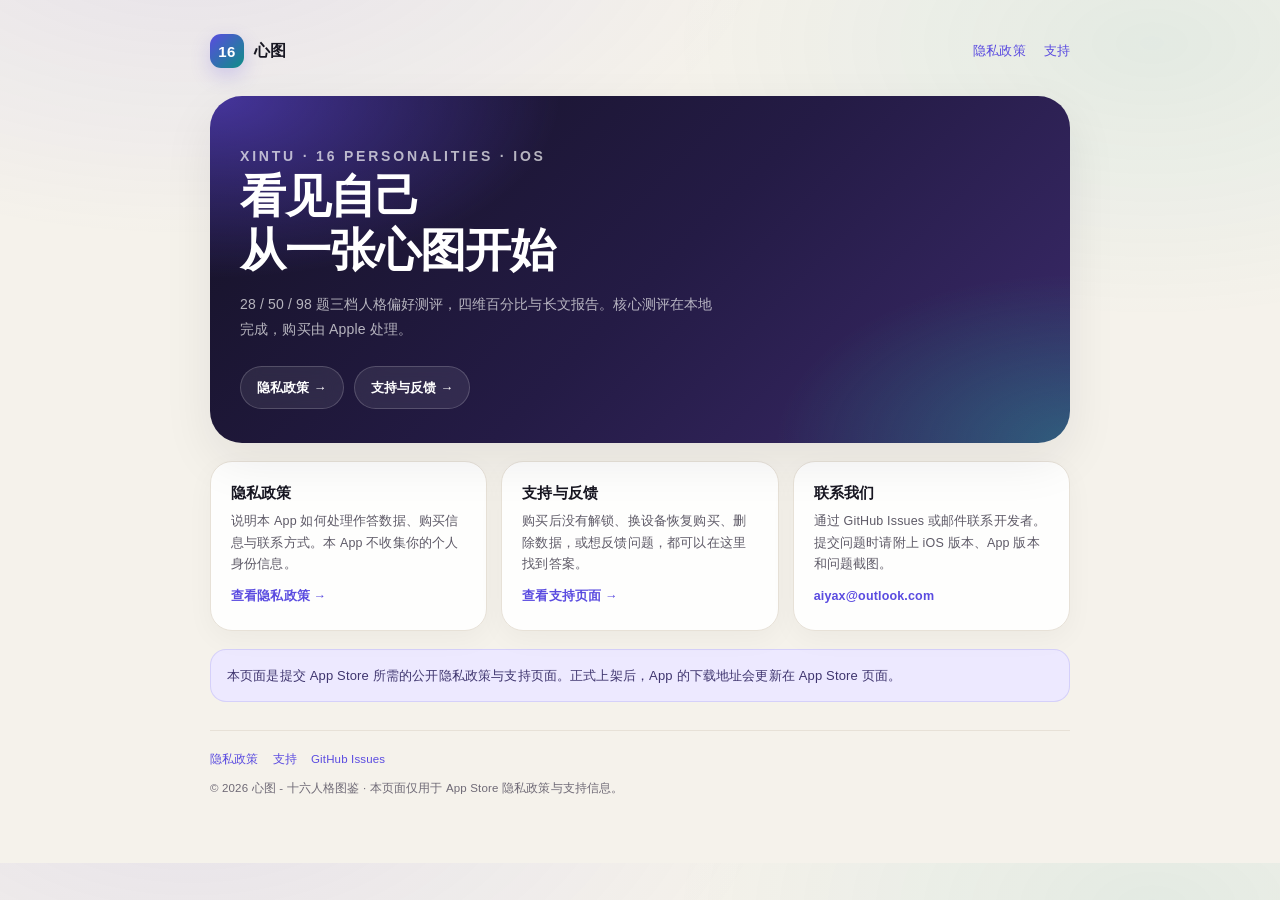
<file: index.html>
<!DOCTYPE html>
<html lang="zh-CN">
<head>
  <meta charset="utf-8">
  <meta name="viewport" content="width=device-width, initial-scale=1">
  <meta name="color-scheme" content="light">
  <meta name="theme-color" content="#f5f2eb">
  <title>心图 - 十六人格图鉴 · 隐私与支持</title>
  <meta name="description" content="心图 - 十六人格图鉴的官方隐私政策与支持页面。28/50/98 题人格测评，四维百分比与长文报告。">
  <link rel="canonical" href="https://hasagee.github.io/personality-gacha-site/">
  <link rel="stylesheet" href="styles.css">
</head>
<body>
  <div class="wrap">
    <header class="topbar">
      <a class="brand" href="index.html">
        <span class="brand-mark">16</span>
        <span>心图</span>
      </a>
      <nav class="topbar-links" aria-label="页面导航">
        <a href="privacy.html">隐私政策</a>
        <a href="support.html">支持</a>
      </nav>
    </header>

    <main>
      <section class="hero">
        <p class="eyebrow">XINTU · 16 PERSONALITIES · iOS</p>
        <h1>看见自己<br>从一张心图开始</h1>
        <p>28 / 50 / 98 题三档人格偏好测评，四维百分比与长文报告。核心测评在本地完成，购买由 Apple 处理。</p>
        <div class="hero-links">
          <a href="privacy.html">隐私政策 →</a>
          <a href="support.html">支持与反馈 →</a>
        </div>
      </section>

      <section class="grid" aria-label="页面入口">
        <article class="card">
          <h2>隐私政策</h2>
          <p>说明本 App 如何处理作答数据、购买信息与联系方式。本 App 不收集你的个人身份信息。</p>
          <a href="privacy.html">查看隐私政策 →</a>
        </article>
        <article class="card">
          <h2>支持与反馈</h2>
          <p>购买后没有解锁、换设备恢复购买、删除数据，或想反馈问题，都可以在这里找到答案。</p>
          <a href="support.html">查看支持页面 →</a>
        </article>
        <article class="card">
          <h2>联系我们</h2>
          <p>通过 GitHub Issues 或邮件联系开发者。提交问题时请附上 iOS 版本、App 版本和问题截图。</p>
          <a href="mailto:aiyax@outlook.com">aiyax@outlook.com</a>
        </article>
      </section>

      <div class="note">
        本页面是提交 App Store 所需的公开隐私政策与支持页面。正式上架后，App 的下载地址会更新在 App Store 页面。
      </div>
    </main>

    <footer>
      <div class="footer-links">
        <a href="privacy.html">隐私政策</a>
        <a href="support.html">支持</a>
        <a href="https://github.com/hasagee/personality-gacha-site/issues">GitHub Issues</a>
      </div>
      <div>© 2026 心图 - 十六人格图鉴 · 本页面仅用于 App Store 隐私政策与支持信息。</div>
    </footer>
  </div>
</body>
</html>
</file>
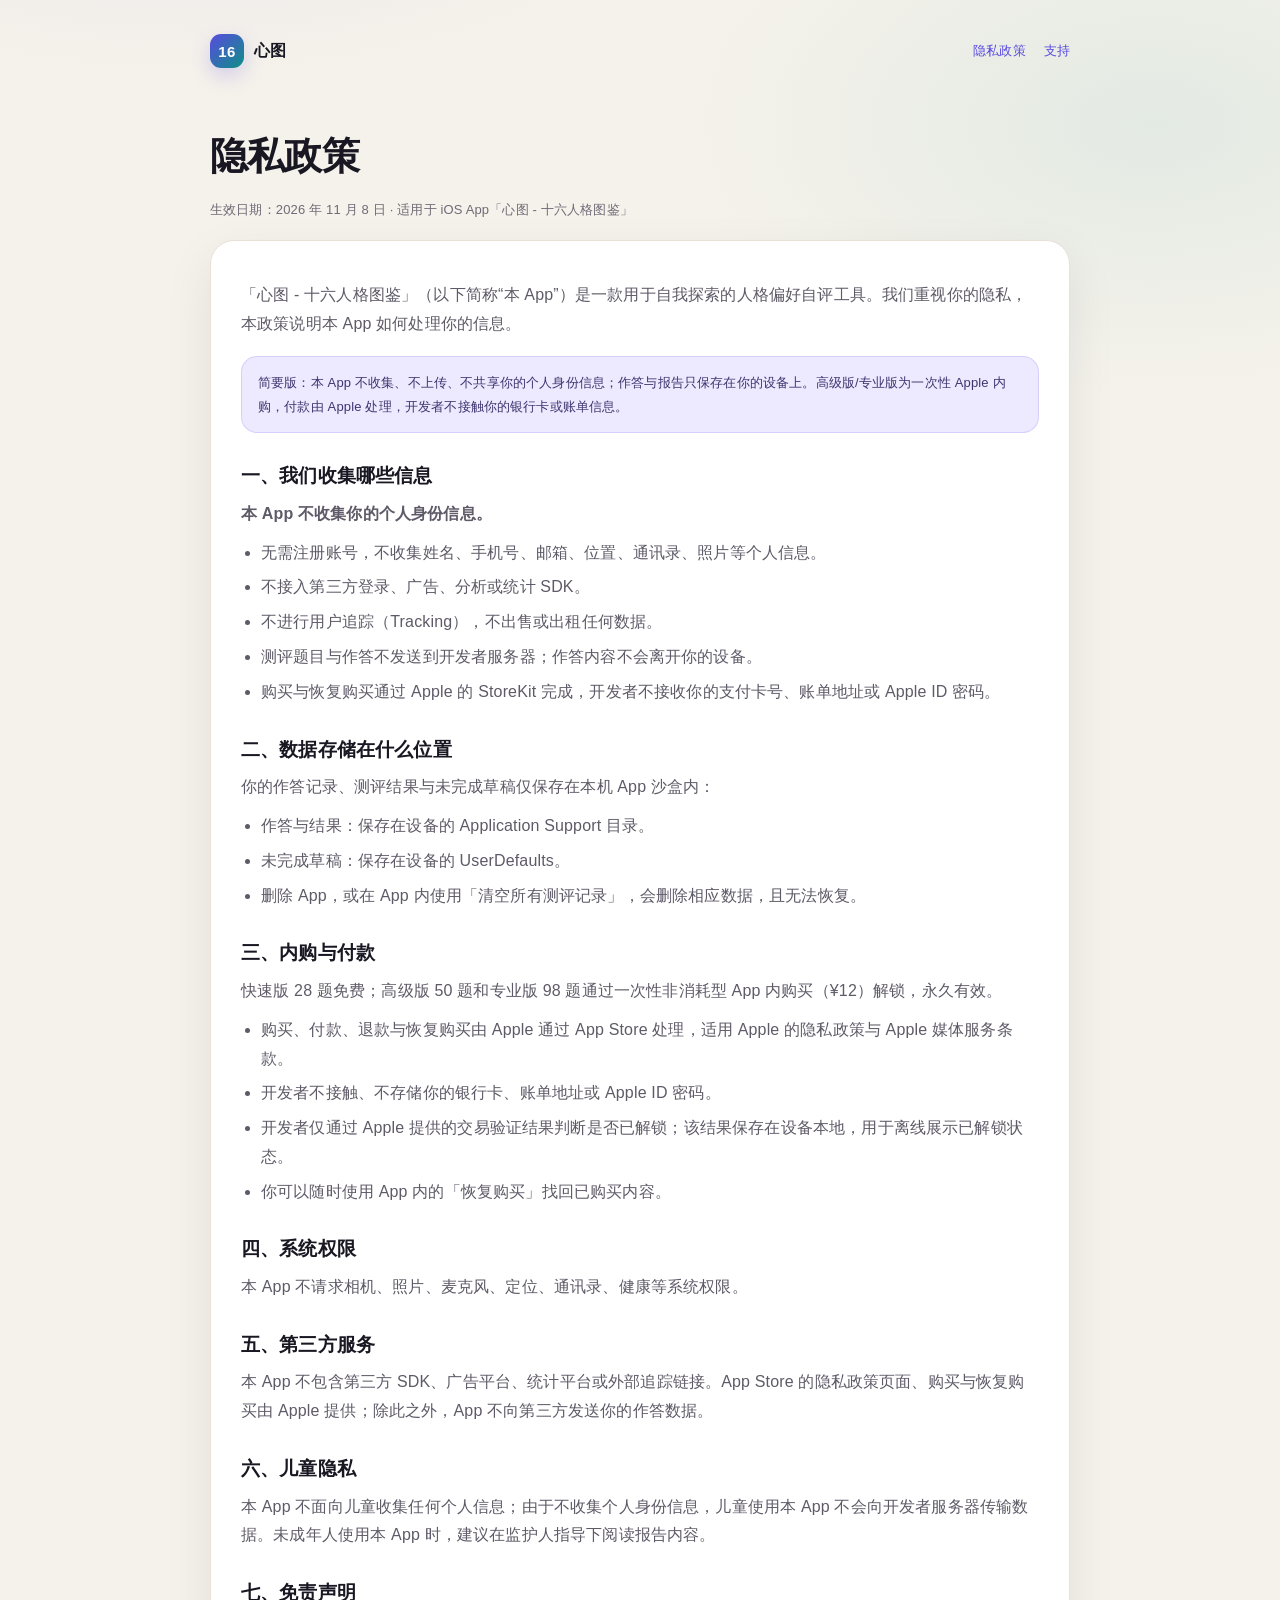
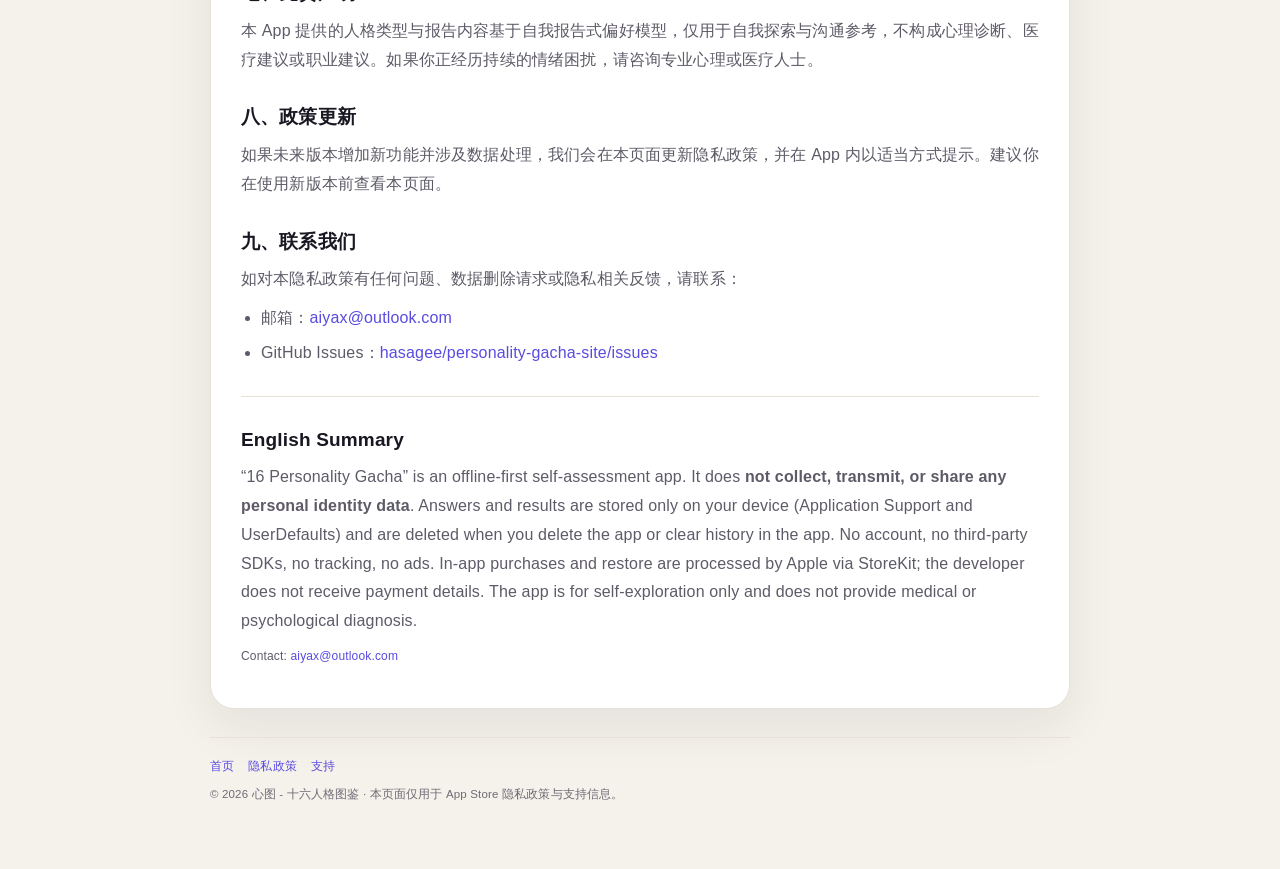
<file: privacy.html>
<!DOCTYPE html>
<html lang="zh-CN">
<head>
  <meta charset="utf-8">
  <meta name="viewport" content="width=device-width, initial-scale=1">
  <meta name="color-scheme" content="light">
  <meta name="theme-color" content="#f5f2eb">
  <title>心图 - 十六人格图鉴 · 隐私政策</title>
  <meta name="description" content="心图 - 十六人格图鉴隐私政策：不收集个人信息，测评数据仅保存在本机，内购由 Apple 处理。">
  <link rel="canonical" href="https://hasagee.github.io/personality-gacha-site/privacy.html">
  <link rel="stylesheet" href="styles.css">
</head>
<body>
  <div class="wrap">
    <header class="topbar">
      <a class="brand" href="index.html">
        <span class="brand-mark">16</span>
        <span>心图</span>
      </a>
      <nav class="topbar-links" aria-label="页面导航">
        <a href="privacy.html" aria-current="page">隐私政策</a>
        <a href="support.html">支持</a>
      </nav>
    </header>

    <main>
      <div class="page-header">
        <h1>隐私政策</h1>
        <p>生效日期：2026 年 11 月 8 日 · 适用于 iOS App「心图 - 十六人格图鉴」</p>
      </div>

      <article class="card-content">
        <p>「心图 - 十六人格图鉴」（以下简称“本 App”）是一款用于自我探索的人格偏好自评工具。我们重视你的隐私，本政策说明本 App 如何处理你的信息。</p>

        <div class="note">
          简要版：本 App 不收集、不上传、不共享你的个人身份信息；作答与报告只保存在你的设备上。高级版/专业版为一次性 Apple 内购，付款由 Apple 处理，开发者不接触你的银行卡或账单信息。
        </div>

        <h2>一、我们收集哪些信息</h2>
        <p><strong>本 App 不收集你的个人身份信息。</strong></p>
        <ul>
          <li>无需注册账号，不收集姓名、手机号、邮箱、位置、通讯录、照片等个人信息。</li>
          <li>不接入第三方登录、广告、分析或统计 SDK。</li>
          <li>不进行用户追踪（Tracking），不出售或出租任何数据。</li>
          <li>测评题目与作答不发送到开发者服务器；作答内容不会离开你的设备。</li>
          <li>购买与恢复购买通过 Apple 的 StoreKit 完成，开发者不接收你的支付卡号、账单地址或 Apple ID 密码。</li>
        </ul>

        <h2>二、数据存储在什么位置</h2>
        <p>你的作答记录、测评结果与未完成草稿仅保存在本机 App 沙盒内：</p>
        <ul>
          <li>作答与结果：保存在设备的 Application Support 目录。</li>
          <li>未完成草稿：保存在设备的 UserDefaults。</li>
          <li>删除 App，或在 App 内使用「清空所有测评记录」，会删除相应数据，且无法恢复。</li>
        </ul>

        <h2>三、内购与付款</h2>
        <p>快速版 28 题免费；高级版 50 题和专业版 98 题通过一次性非消耗型 App 内购买（¥12）解锁，永久有效。</p>
        <ul>
          <li>购买、付款、退款与恢复购买由 Apple 通过 App Store 处理，适用 Apple 的隐私政策与 Apple 媒体服务条款。</li>
          <li>开发者不接触、不存储你的银行卡、账单地址或 Apple ID 密码。</li>
          <li>开发者仅通过 Apple 提供的交易验证结果判断是否已解锁；该结果保存在设备本地，用于离线展示已解锁状态。</li>
          <li>你可以随时使用 App 内的「恢复购买」找回已购买内容。</li>
        </ul>

        <h2>四、系统权限</h2>
        <p>本 App 不请求相机、照片、麦克风、定位、通讯录、健康等系统权限。</p>

        <h2>五、第三方服务</h2>
        <p>本 App 不包含第三方 SDK、广告平台、统计平台或外部追踪链接。App Store 的隐私政策页面、购买与恢复购买由 Apple 提供；除此之外，App 不向第三方发送你的作答数据。</p>

        <h2>六、儿童隐私</h2>
        <p>本 App 不面向儿童收集任何个人信息；由于不收集个人身份信息，儿童使用本 App 不会向开发者服务器传输数据。未成年人使用本 App 时，建议在监护人指导下阅读报告内容。</p>

        <h2>七、免责声明</h2>
        <p>本 App 提供的人格类型与报告内容基于自我报告式偏好模型，仅用于自我探索与沟通参考，不构成心理诊断、医疗建议或职业建议。如果你正经历持续的情绪困扰，请咨询专业心理或医疗人士。</p>

        <h2>八、政策更新</h2>
        <p>如果未来版本增加新功能并涉及数据处理，我们会在本页面更新隐私政策，并在 App 内以适当方式提示。建议你在使用新版本前查看本页面。</p>

        <h2>九、联系我们</h2>
        <p>如对本隐私政策有任何问题、数据删除请求或隐私相关反馈，请联系：</p>
        <ul>
          <li>邮箱：<a href="mailto:aiyax@outlook.com">aiyax@outlook.com</a></li>
          <li>GitHub Issues：<a href="https://github.com/hasagee/personality-gacha-site/issues">hasagee/personality-gacha-site/issues</a></li>
        </ul>

        <hr>

        <h2>English Summary</h2>
        <p>“16 Personality Gacha” is an offline-first self-assessment app. It does <strong>not collect, transmit, or share any personal identity data</strong>. Answers and results are stored only on your device (Application Support and UserDefaults) and are deleted when you delete the app or clear history in the app. No account, no third-party SDKs, no tracking, no ads. In-app purchases and restore are processed by Apple via StoreKit; the developer does not receive payment details. The app is for self-exploration only and does not provide medical or psychological diagnosis.</p>
        <p class="meta">Contact: <a href="mailto:aiyax@outlook.com">aiyax@outlook.com</a></p>
      </article>
    </main>

    <footer>
      <div class="footer-links">
        <a href="index.html">首页</a>
        <a href="privacy.html">隐私政策</a>
        <a href="support.html">支持</a>
      </div>
      <div>© 2026 心图 - 十六人格图鉴 · 本页面仅用于 App Store 隐私政策与支持信息。</div>
    </footer>
  </div>
</body>
</html>
</file>
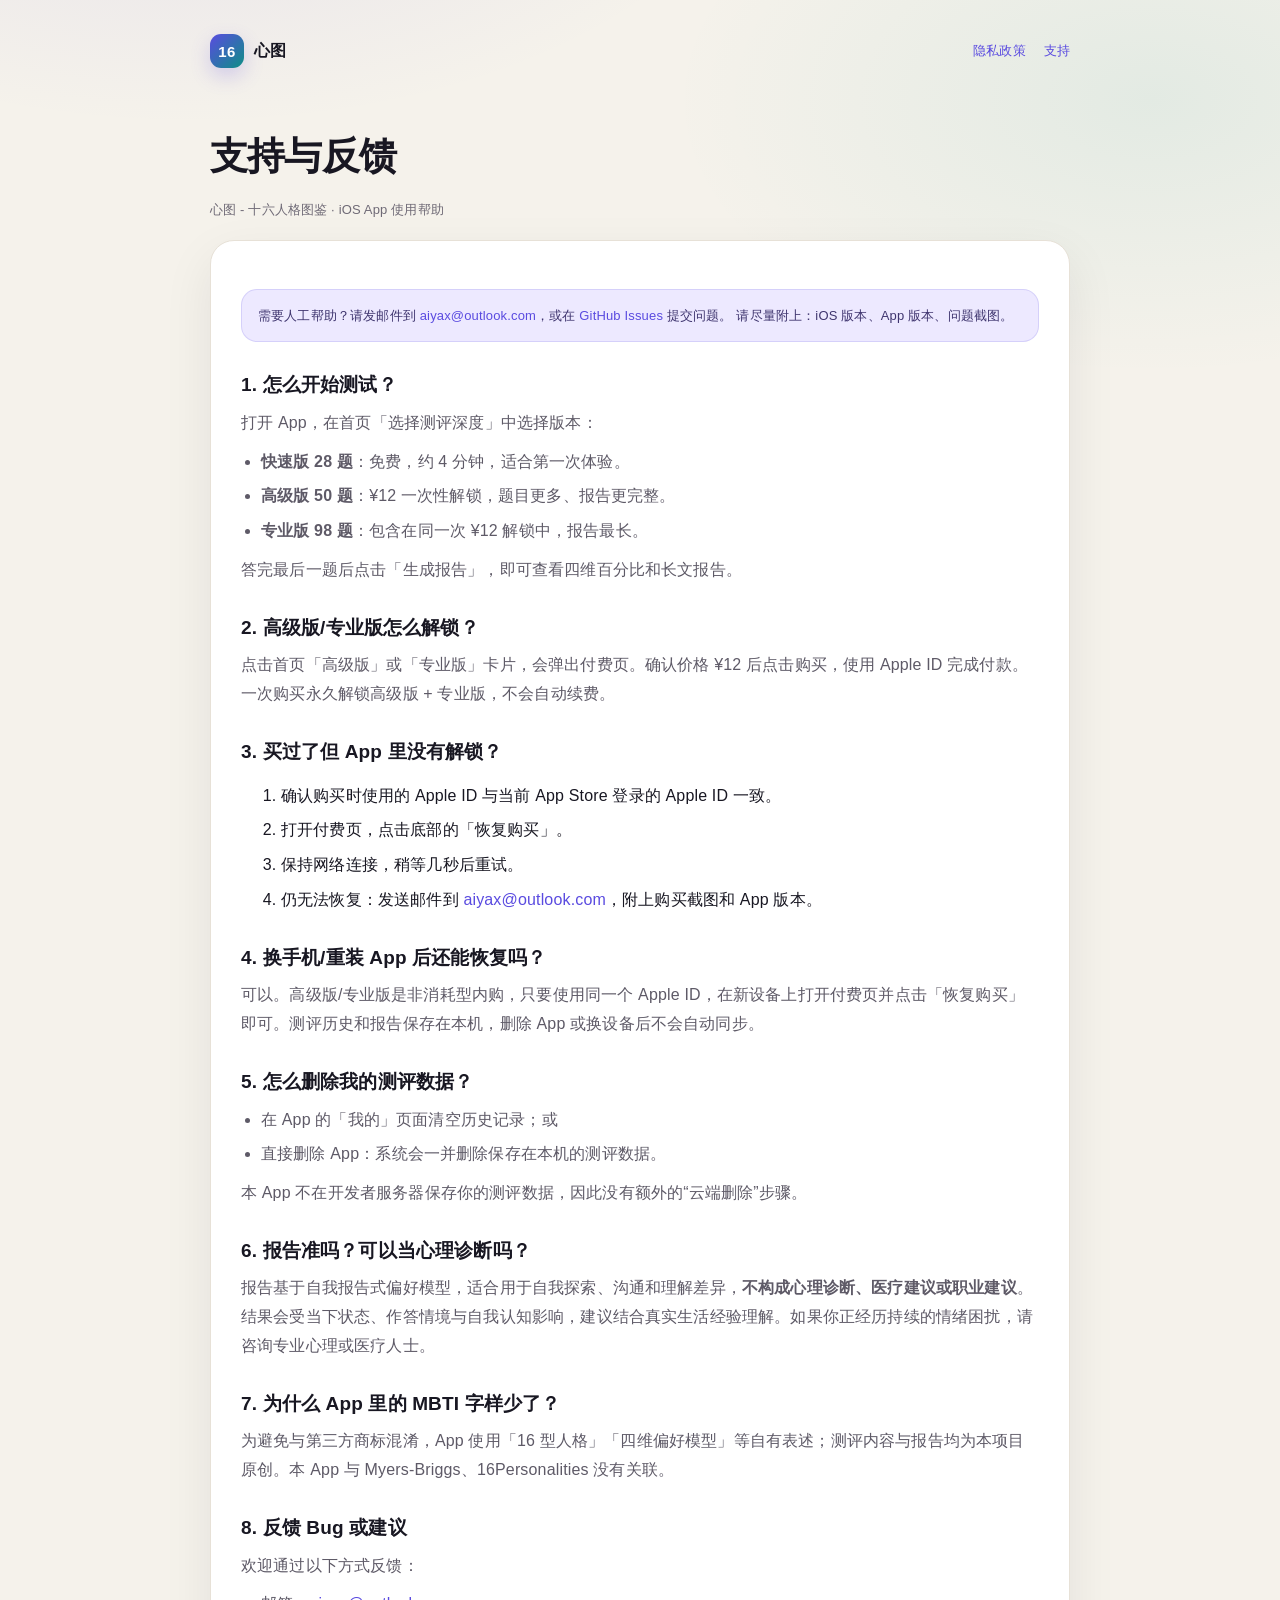
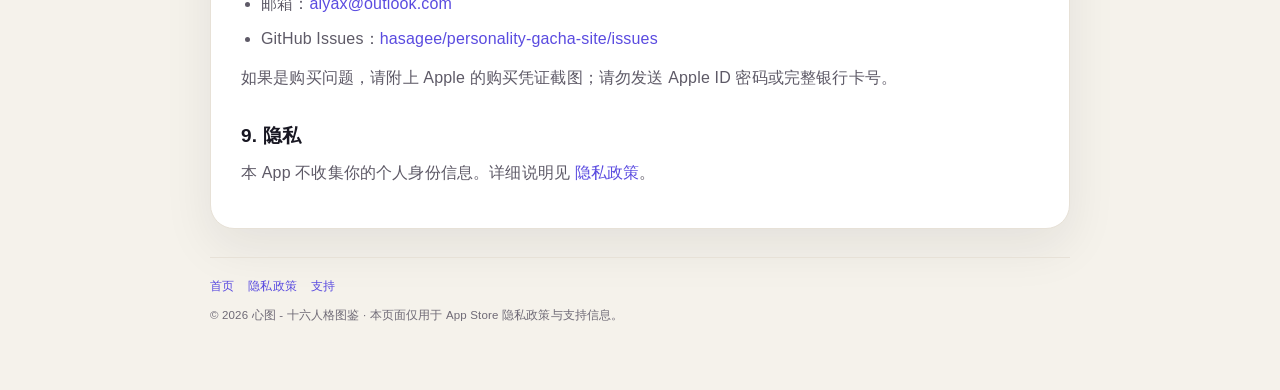
<file: support.html>
<!DOCTYPE html>
<html lang="zh-CN">
<head>
  <meta charset="utf-8">
  <meta name="viewport" content="width=device-width, initial-scale=1">
  <meta name="color-scheme" content="light">
  <meta name="theme-color" content="#f5f2eb">
  <title>支持与反馈 · 心图 - 十六人格图鉴</title>
  <meta name="description" content="心图 - 十六人格图鉴支持页面：购买解锁、恢复购买、数据删除、问题反馈。">
  <link rel="canonical" href="https://hasagee.github.io/personality-gacha-site/support.html">
  <link rel="stylesheet" href="styles.css">
</head>
<body>
  <div class="wrap">
    <header class="topbar">
      <a class="brand" href="index.html">
        <span class="brand-mark">16</span>
        <span>心图</span>
      </a>
      <nav class="topbar-links" aria-label="页面导航">
        <a href="privacy.html">隐私政策</a>
        <a href="support.html" aria-current="page">支持</a>
      </nav>
    </header>

    <main>
      <div class="page-header">
        <h1>支持与反馈</h1>
        <p>心图 - 十六人格图鉴 · iOS App 使用帮助</p>
      </div>

      <article class="card-content">
        <div class="note">
          需要人工帮助？请发邮件到 <a href="mailto:aiyax@outlook.com">aiyax@outlook.com</a>，或在
          <a href="https://github.com/hasagee/personality-gacha-site/issues">GitHub Issues</a> 提交问题。
          请尽量附上：iOS 版本、App 版本、问题截图。
        </div>

        <h2>1. 怎么开始测试？</h2>
        <p>打开 App，在首页「选择测评深度」中选择版本：</p>
        <ul>
          <li><strong>快速版 28 题</strong>：免费，约 4 分钟，适合第一次体验。</li>
          <li><strong>高级版 50 题</strong>：¥12 一次性解锁，题目更多、报告更完整。</li>
          <li><strong>专业版 98 题</strong>：包含在同一次 ¥12 解锁中，报告最长。</li>
        </ul>
        <p>答完最后一题后点击「生成报告」，即可查看四维百分比和长文报告。</p>

        <h2>2. 高级版/专业版怎么解锁？</h2>
        <p>点击首页「高级版」或「专业版」卡片，会弹出付费页。确认价格 ¥12 后点击购买，使用 Apple ID 完成付款。一次购买永久解锁高级版 + 专业版，不会自动续费。</p>

        <h2>3. 买过了但 App 里没有解锁？</h2>
        <ol>
          <li>确认购买时使用的 Apple ID 与当前 App Store 登录的 Apple ID 一致。</li>
          <li>打开付费页，点击底部的「恢复购买」。</li>
          <li>保持网络连接，稍等几秒后重试。</li>
          <li>仍无法恢复：发送邮件到 <a href="mailto:aiyax@outlook.com">aiyax@outlook.com</a>，附上购买截图和 App 版本。</li>
        </ol>

        <h2>4. 换手机/重装 App 后还能恢复吗？</h2>
        <p>可以。高级版/专业版是非消耗型内购，只要使用同一个 Apple ID，在新设备上打开付费页并点击「恢复购买」即可。测评历史和报告保存在本机，删除 App 或换设备后不会自动同步。</p>

        <h2>5. 怎么删除我的测评数据？</h2>
        <ul>
          <li>在 App 的「我的」页面清空历史记录；或</li>
          <li>直接删除 App：系统会一并删除保存在本机的测评数据。</li>
        </ul>
        <p>本 App 不在开发者服务器保存你的测评数据，因此没有额外的“云端删除”步骤。</p>

        <h2>6. 报告准吗？可以当心理诊断吗？</h2>
        <p>报告基于自我报告式偏好模型，适合用于自我探索、沟通和理解差异，<strong>不构成心理诊断、医疗建议或职业建议</strong>。结果会受当下状态、作答情境与自我认知影响，建议结合真实生活经验理解。如果你正经历持续的情绪困扰，请咨询专业心理或医疗人士。</p>

        <h2>7. 为什么 App 里的 MBTI 字样少了？</h2>
        <p>为避免与第三方商标混淆，App 使用「16 型人格」「四维偏好模型」等自有表述；测评内容与报告均为本项目原创。本 App 与 Myers-Briggs、16Personalities 没有关联。</p>

        <h2>8. 反馈 Bug 或建议</h2>
        <p>欢迎通过以下方式反馈：</p>
        <ul>
          <li>邮箱：<a href="mailto:aiyax@outlook.com">aiyax@outlook.com</a></li>
          <li>GitHub Issues：<a href="https://github.com/hasagee/personality-gacha-site/issues">hasagee/personality-gacha-site/issues</a></li>
        </ul>
        <p>如果是购买问题，请附上 Apple 的购买凭证截图；请勿发送 Apple ID 密码或完整银行卡号。</p>

        <h2>9. 隐私</h2>
        <p>本 App 不收集你的个人身份信息。详细说明见 <a href="privacy.html">隐私政策</a>。</p>
      </article>
    </main>

    <footer>
      <div class="footer-links">
        <a href="index.html">首页</a>
        <a href="privacy.html">隐私政策</a>
        <a href="support.html">支持</a>
      </div>
      <div>© 2026 心图 - 十六人格图鉴 · 本页面仅用于 App Store 隐私政策与支持信息。</div>
    </footer>
  </div>
</body>
</html>
</file>
<file: styles.css>
:root {
  --bg: #f5f2eb;
  --bg-deep: #ede8de;
  --surface: #ffffff;
  --ink: #181722;
  --muted: #5e5a67;
  --tertiary: #6f6a76;
  --hairline: #e7e1d7;
  --accent: #5a4be0;
  --accent-soft: #ede9ff;
  --teal: #0e8f86;
  --radius: 24px;
  --shadow: 0 18px 50px rgba(24, 23, 34, 0.08);
}

* {
  box-sizing: border-box;
}

html {
  -webkit-text-size-adjust: 100%;
}

body {
  margin: 0;
  background:
    radial-gradient(900px 500px at 15% -10%, rgba(90, 75, 224, 0.10), transparent 65%),
    radial-gradient(800px 460px at 90% 5%, rgba(14, 143, 134, 0.08), transparent 60%),
    var(--bg);
  color: var(--ink);
  font-family: -apple-system, BlinkMacSystemFont, "SF Pro Text", "PingFang SC",
    "Hiragino Sans GB", "Microsoft YaHei", "Noto Sans SC", sans-serif;
  font-size: 16px;
  line-height: 1.8;
  letter-spacing: 0.01em;
}

a {
  color: var(--accent);
  text-decoration: none;
  text-underline-offset: 3px;
}

a:hover {
  text-decoration: underline;
}

.wrap {
  width: min(100% - 40px, 860px);
  margin: 0 auto;
  padding: 34px 0 64px;
}

.topbar {
  display: flex;
  align-items: center;
  justify-content: space-between;
  gap: 16px;
  margin-bottom: 28px;
}

.brand {
  display: inline-flex;
  align-items: center;
  gap: 10px;
  color: var(--ink);
  font-weight: 700;
  letter-spacing: 0.02em;
}

.brand-mark {
  display: grid;
  place-items: center;
  width: 34px;
  height: 34px;
  border-radius: 11px;
  background: linear-gradient(135deg, var(--accent), var(--teal));
  color: #fff;
  font-size: 15px;
  font-weight: 800;
  box-shadow: 0 8px 20px rgba(90, 75, 224, 0.22);
}

.topbar-links {
  display: flex;
  gap: 18px;
  font-size: 13px;
  color: var(--muted);
}

.hero {
  position: relative;
  overflow: hidden;
  padding: 34px 30px;
  border-radius: 32px;
  color: #fff;
  background:
    radial-gradient(500px 260px at 0% 0%, rgba(110, 82, 255, 0.55), transparent 70%),
    radial-gradient(420px 240px at 100% 100%, rgba(31, 175, 155, 0.38), transparent 70%),
    linear-gradient(135deg, #151226, #241b45 52%, #3b2a6b);
  box-shadow: var(--shadow);
}

.eyebrow {
  margin: 0 0 12px;
  color: rgba(255, 255, 255, 0.58);
  font-size: 11px;
  font-weight: 600;
  letter-spacing: 0.2em;
  text-transform: uppercase;
}

.hero h1 {
  margin: 0;
  font-size: clamp(32px, 6vw, 46px);
  line-height: 1.18;
  letter-spacing: -0.02em;
}

.hero p {
  margin: 14px 0 0;
  max-width: 34em;
  color: rgba(255, 255, 255, 0.68);
  font-size: 14px;
}

.hero-links {
  display: flex;
  flex-wrap: wrap;
  gap: 10px;
  margin-top: 24px;
}

.hero-links a {
  display: inline-flex;
  align-items: center;
  gap: 6px;
  padding: 9px 16px;
  border: 1px solid rgba(255, 255, 255, 0.18);
  border-radius: 999px;
  color: #fff;
  font-size: 13px;
  font-weight: 600;
  background: rgba(255, 255, 255, 0.08);
  backdrop-filter: blur(10px);
}

.hero-links a:hover {
  text-decoration: none;
  background: rgba(255, 255, 255, 0.14);
}

.grid {
  display: grid;
  grid-template-columns: repeat(3, minmax(0, 1fr));
  gap: 14px;
  margin-top: 18px;
}

.card {
  padding: 20px;
  border: 1px solid var(--hairline);
  border-radius: 22px;
  background: rgba(255, 255, 255, 0.9);
  box-shadow: 0 8px 28px rgba(24, 23, 34, 0.04);
}

.card h2,
.card h3 {
  margin: 0 0 8px;
  font-size: 15px;
  line-height: 1.4;
}

.card p {
  margin: 0;
  color: var(--muted);
  font-size: 12.5px;
  line-height: 1.7;
}

.card a {
  display: inline-block;
  margin-top: 10px;
  font-size: 12.5px;
  font-weight: 600;
}

.page-header {
  padding: 26px 0 18px;
}

.page-header h1 {
  margin: 0 0 8px;
  font-size: clamp(28px, 5vw, 38px);
  letter-spacing: -0.02em;
}

.page-header p {
  margin: 0;
  color: var(--tertiary);
  font-size: 13px;
}

.card-content {
  padding: 30px;
  border: 1px solid var(--hairline);
  border-radius: var(--radius);
  background: var(--surface);
  box-shadow: var(--shadow);
}

.card-content h2 {
  margin: 30px 0 10px;
  font-size: 19px;
  line-height: 1.4;
}

.card-content h2:first-child {
  margin-top: 0;
}

.card-content h3 {
  margin: 22px 0 8px;
  font-size: 15px;
}

.card-content p {
  margin: 10px 0;
  color: var(--muted);
}

.card-content ul {
  margin: 10px 0;
  padding-left: 1.25em;
  color: var(--muted);
}

.card-content li {
  margin: 6px 0;
}

.note {
  margin: 18px 0;
  padding: 14px 16px;
  border: 1px solid rgba(90, 75, 224, 0.16);
  border-radius: 16px;
  background: var(--accent-soft);
  color: #3f356f;
  font-size: 13px;
}

.meta {
  color: var(--tertiary);
  font-size: 12px;
}

hr {
  margin: 28px 0;
  border: 0;
  border-top: 1px solid var(--hairline);
}

footer {
  margin-top: 28px;
  padding-top: 18px;
  border-top: 1px solid var(--hairline);
  color: var(--tertiary);
  font-size: 11.5px;
}

footer .footer-links {
  display: flex;
  flex-wrap: wrap;
  gap: 14px;
  margin-bottom: 8px;
}

@media (max-width: 720px) {
  .wrap {
    width: min(100% - 28px, 860px);
    padding-top: 22px;
  }

  .topbar {
    margin-bottom: 18px;
  }

  .topbar-links {
    gap: 12px;
    font-size: 12px;
  }

  .hero {
    padding: 26px 22px;
    border-radius: 26px;
  }

  .grid {
    grid-template-columns: 1fr;
  }

  .card-content {
    padding: 22px 20px;
    border-radius: 20px;
  }
}
</file>
